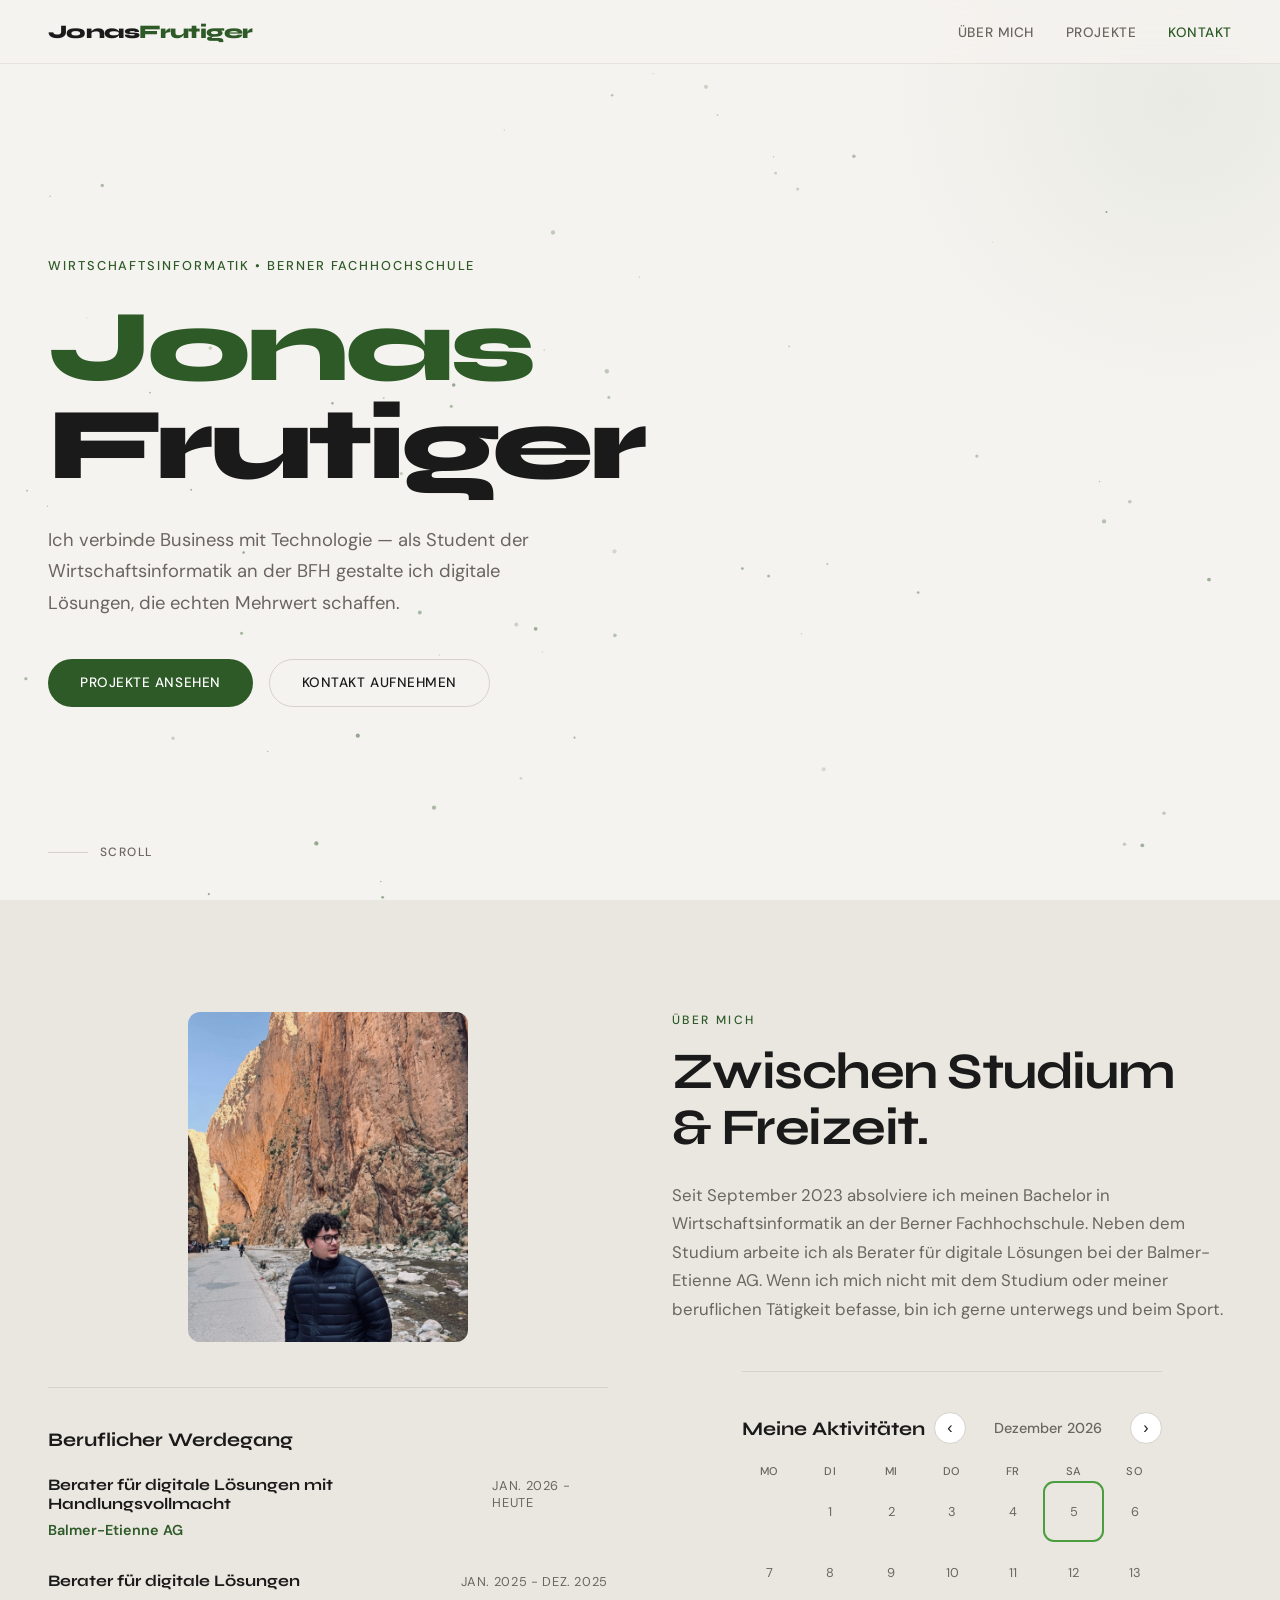
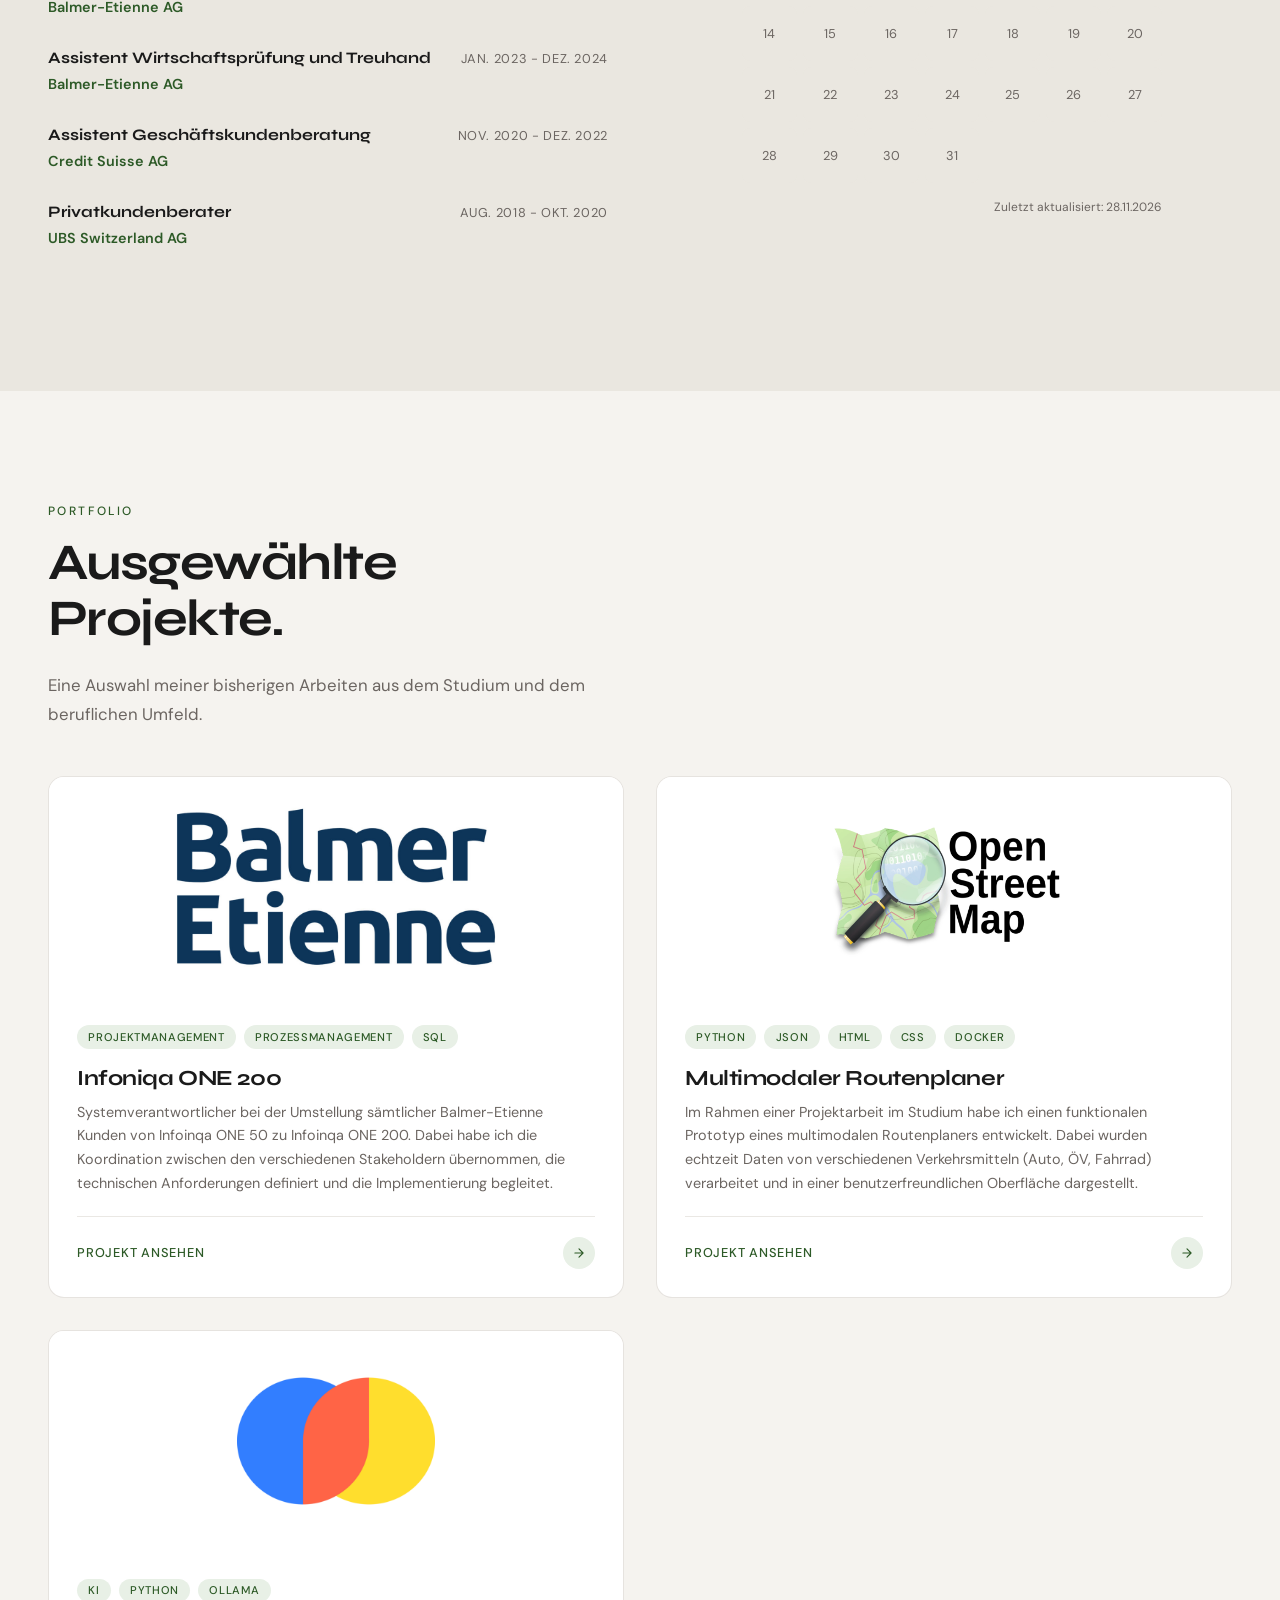
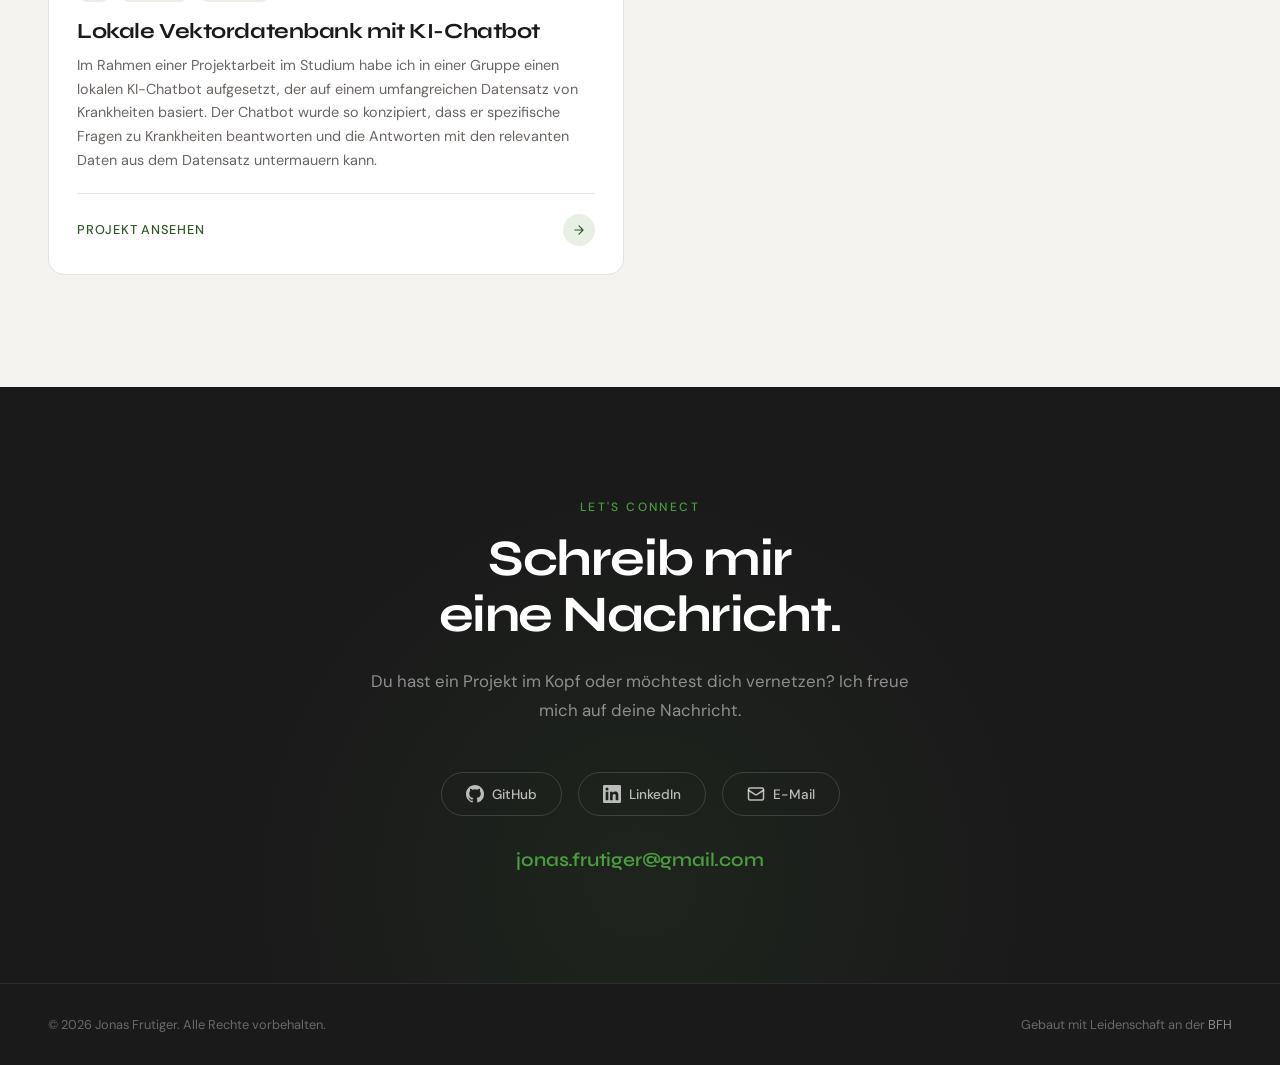
<file: index.html>
<!DOCTYPE html>
<html lang="de">
<head>
    <meta charset="UTF-8" />
    <meta name="viewport" content="width=device-width, initial-scale=1.0" />
    <title>Jonas Frutiger — Portfolio</title>
    <link rel="preconnect" href="https://fonts.googleapis.com" />
    <link rel="preconnect" href="https://fonts.gstatic.com" crossorigin />
    <link href="https://fonts.googleapis.com/css2?family=Syne:wght@400;600;700;800&family=DM+Sans:ital,wght@0,300;0,400;0,500;1,400&display=swap" rel="stylesheet" />
    <link rel="stylesheet" href="style.css" />
    <link rel="stylesheet" href="strava-calendar.css" />
    <link rel="stylesheet" href="hero-particles.css" />
</head>
<body>

<!-- NAV -->
<nav>
    <a href="#" class="nav-logo">Jonas<span>Frutiger</span></a>

    <!-- Hamburger button (visible only on mobile) -->
    <button class="nav-hamburger" aria-label="Menü öffnen" aria-expanded="false">
        <span class="hamburger-line"></span>
        <span class="hamburger-line"></span>
        <span class="hamburger-line"></span>
    </button>

    <ul class="nav-links">
        <li><a href="#about">Über mich</a></li>
        <li><a href="#projects">Projekte</a></li>
        <li><a href="#contact">Kontakt</a></li>
    </ul>
</nav>

<!-- HERO -->
<section class="hero">
    <p class="hero-tag">Wirtschaftsinformatik &bull; Berner Fachhochschule</p>
    <h1>
        <span class="line-accent">Jonas</span>
        Frutiger

    </h1>
    <p class="hero-description">
        Ich verbinde Business mit Technologie — als Student der Wirtschaftsinformatik
        an der BFH gestalte ich digitale Lösungen, die echten Mehrwert schaffen.
    </p>
    <div class="hero-cta">
        <a href="#projects" class="btn btn-primary">Projekte ansehen</a>
        <a href="#contact" class="btn btn-outline">Kontakt aufnehmen</a>
    </div>
    <div class="scroll-indicator">
        <div class="scroll-line"></div>
        Scroll
    </div>
</section>

<!-- ABOUT -->
<section class="about" id="about">
    <div class="about-grid">
        <div>
            <div class="about-image">
                <img src="pictures/Photo_1.JPEG" alt="Porträtfoto von Jonas Frutiger" />
            </div>
            <div class="cv-section reveal">
                <h3 class="cv-title">Beruflicher Werdegang</h3>

                <div class="cv-item">
                    <div class="cv-header">
                        <h4 class="cv-position">Berater für digitale Lösungen mit Handlungsvollmacht</h4>
                        <span class="cv-date">Jan. 2026 - heute</span>
                    </div>
                    <p class="cv-company">Balmer-Etienne AG</p>
                </div>

                <div class="cv-item">
                    <div class="cv-header">
                        <h4 class="cv-position">Berater für digitale Lösungen</h4>
                        <span class="cv-date">Jan. 2025 - Dez. 2025</span>
                    </div>
                    <p class="cv-company">Balmer-Etienne AG</p>
                </div>

                <div class="cv-item">
                    <div class="cv-header">
                        <h4 class="cv-position">Assistent Wirtschaftsprüfung und Treuhand</h4>
                        <span class="cv-date">Jan. 2023 - Dez. 2024</span>
                    </div>
                    <p class="cv-company">Balmer-Etienne AG</p>
                </div>

                <div class="cv-item">
                    <div class="cv-header">
                        <h4 class="cv-position">Assistent Geschäftskundenberatung</h4>
                        <span class="cv-date">Nov. 2020 - Dez. 2022</span>
                    </div>
                    <p class="cv-company">Credit Suisse AG</p>
                </div>

                <div class="cv-item">
                    <div class="cv-header">
                        <h4 class="cv-position">Privatkundenberater</h4>
                        <span class="cv-date">Aug. 2018 - Okt. 2020</span>
                    </div>
                    <p class="cv-company">UBS Switzerland AG</p>
                </div>
            </div>
        </div>

        <div>
            <p class="section-label">Über mich</p>
            <h2 class="section-title reveal">Zwischen Studium <br/>& Freizeit.</h2>
            <p class="section-description reveal">
                Seit September 2023 absolviere ich meinen Bachelor in Wirtschaftsinformatik an der Berner Fachhochschule.
                Neben dem Studium arbeite ich als Berater für digitale Lösungen bei der Balmer-Etienne AG. Wenn
                ich mich nicht mit dem Studium oder meiner beruflichen Tätigkeit befasse, bin ich gerne unterwegs
                und beim Sport.
            </p>

            <div id="strava-calendar" class="strava-calendar reveal"></div>
        </div>
    </div>
</section>

<!-- PROJEKTE -->
<section id="projects">
    <p class="section-label">Portfolio</p>
    <h2 class="section-title reveal">Ausgewählte<br/>Projekte.</h2>
    <p class="section-description reveal">
        Eine Auswahl meiner bisherigen Arbeiten aus dem Studium und dem beruflichen Umfeld.
    </p>
    <div class="projects-grid">

        <!-- Projekt 1 -->
        <a href="https://balmer-etienne.ch/treuhand/finanz-rechnungswesen" class="project-card reveal">
            <img src="pictures/Logo_Balmer-Etienne.jpg" alt="Balmer-Etienne Logo" class="project-thumbnail" />
            <div class="project-info">
                <div class="project-tags">
                    <span class="project-tag">Projektmanagement</span>
                    <span class="project-tag">Prozessmanagement</span>
                    <span class="project-tag">SQL</span>
                </div>
                <h3 class="project-title">Infoniqa ONE 200</h3>
                <p class="project-desc">
                    Systemverantwortlicher bei der Umstellung sämtlicher Balmer-Etienne Kunden von Infoinqa ONE 50 zu Infoinqa ONE 200.
                    Dabei habe ich die Koordination zwischen den verschiedenen Stakeholdern übernommen,
                    die technischen Anforderungen definiert und die Implementierung begleitet.
                </p>
                <div class="project-link-row">
                    <span class="project-link-text">Projekt ansehen</span>
                    <div class="project-arrow">
                        <svg viewBox="0 0 24 24"><path d="M5 12h14M12 5l7 7-7 7" stroke-linecap="round" stroke-linejoin="round"/></svg>
                    </div>
                </div>
            </div>
        </a>



        <!-- Projekt 2 -->
        <a href="https://github.com/Domany99/WPR2_Projekt_Gruppe5.git" class="project-card reveal">
            <img src="pictures/open_steetmap_logo.jpg" alt="Open Streetmap Logo" class="project-thumbnail" />
            <div class="project-info">
                <div class="project-tags">
                    <span class="project-tag">Python</span>
                    <span class="project-tag">JSON</span>
                    <span class="project-tag">HTML</span>
                    <span class="project-tag">CSS</span>
                    <span class="project-tag">Docker</span>
                </div>
                <h3 class="project-title">Multimodaler Routenplaner</h3>
                <p class="project-desc">
                    Im Rahmen einer Projektarbeit im Studium habe ich einen funktionalen Prototyp
                    eines multimodalen Routenplaners entwickelt. Dabei wurden echtzeit Daten von verschiedenen
                    Verkehrsmitteln (Auto, ÖV, Fahrrad) verarbeitet und in einer benutzerfreundlichen Oberfläche dargestellt.
                </p>
                <div class="project-link-row">
                    <span class="project-link-text">Projekt ansehen</span>
                    <div class="project-arrow">
                        <svg viewBox="0 0 24 24"><path d="M5 12h14M12 5l7 7-7 7" stroke-linecap="round" stroke-linejoin="round"/></svg>
                    </div>
                </div>
            </div>
        </a>

        <!-- Projekt 3 -->
        <a href="https://gitlab.ti.bfh.ch/niggd3/sai1-search-engine.git" class="project-card reveal">
            <img src="pictures/Logo_ChromaDB.png" alt="ChromaDB Logo" class="project-thumbnail" />
            <div class="project-info">
                <div class="project-tags">
                    <span class="project-tag">KI</span>
                    <span class="project-tag">Python</span>
                    <span class="project-tag">ollama</span>
                </div>
                <h3 class="project-title">Lokale Vektordatenbank mit KI-Chatbot</h3>
                <p class="project-desc">
                    Im Rahmen einer Projektarbeit im Studium habe ich in einer Gruppe einen lokalen KI-Chatbot aufgesetzt,
                    der auf einem umfangreichen Datensatz von Krankheiten basiert. Der Chatbot wurde so konzipiert,
                    dass er spezifische Fragen zu Krankheiten beantworten und die Antworten mit den relevanten Daten
                    aus dem Datensatz untermauern kann.
                </p>
                <div class="project-link-row">
                    <span class="project-link-text">Projekt ansehen</span>
                    <div class="project-arrow">
                        <svg viewBox="0 0 24 24"><path d="M5 12h14M12 5l7 7-7 7" stroke-linecap="round" stroke-linejoin="round"/></svg>
                    </div>
                </div>
            </div>
        </a>

    </div>
</section>

<!-- KONTAKT -->
<section class="contact" id="contact">
    <p class="section-label">Let's connect</p>
    <h2 class="section-title reveal">Schreib mir<br/>eine Nachricht.</h2>
    <p class="section-description reveal">
        Du hast ein Projekt im Kopf oder möchtest dich vernetzen?
        Ich freue mich auf deine Nachricht.
    </p>
    <div class="social-links reveal">
        <a href="https://github.com/Domany99" class="social-link" target="_blank" rel="noopener">
            <svg viewBox="0 0 24 24" fill="currentColor"><path d="M12 0C5.37 0 0 5.37 0 12c0 5.3 3.44 9.8 8.2 11.39.6.11.82-.26.82-.58v-2.03c-3.34.73-4.04-1.61-4.04-1.61-.55-1.39-1.34-1.76-1.34-1.76-1.09-.74.08-.73.08-.73 1.2.09 1.84 1.24 1.84 1.24 1.07 1.84 2.81 1.31 3.5 1 .1-.78.42-1.31.76-1.61-2.67-.3-5.47-1.33-5.47-5.93 0-1.31.47-2.38 1.24-3.22-.13-.3-.54-1.52.12-3.18 0 0 1-.32 3.3 1.23a11.5 11.5 0 0 1 6.02 0c2.28-1.55 3.28-1.23 3.28-1.23.66 1.66.25 2.88.12 3.18.77.84 1.24 1.91 1.24 3.22 0 4.61-2.81 5.63-5.48 5.92.43.37.81 1.1.81 2.22v3.29c0 .32.21.7.82.58A12 12 0 0 0 24 12C24 5.37 18.63 0 12 0z"/></svg>
            GitHub
        </a>
        <a href="https://linkedin.com/in/jonas-c-frutiger-954922154/" class="social-link" target="_blank" rel="noopener">
            <svg viewBox="0 0 24 24" fill="currentColor"><path d="M20.45 20.45h-3.55v-5.57c0-1.33-.02-3.04-1.85-3.04-1.85 0-2.14 1.45-2.14 2.94v5.67H9.36V9h3.41v1.56h.05c.48-.9 1.64-1.85 3.37-1.85 3.6 0 4.27 2.37 4.27 5.46v6.28zM5.34 7.43a2.06 2.06 0 1 1 0-4.12 2.06 2.06 0 0 1 0 4.12zM7.12 20.45H3.56V9h3.56v11.45zM22.23 0H1.77C.79 0 0 .77 0 1.73v20.54C0 23.23.79 24 1.77 24h20.46C23.2 24 24 23.23 24 22.27V1.73C24 .77 23.2 0 22.23 0z"/></svg>
            LinkedIn
        </a>
        <a href="mailto:jonas.frutiger@gmail.com" class="social-link">
            <svg viewBox="0 0 24 24" fill="none" stroke="currentColor" stroke-width="2" stroke-linecap="round" stroke-linejoin="round"><rect x="2" y="4" width="20" height="16" rx="2"/><path d="m22 7-8.97 5.7a1.94 1.94 0 0 1-2.06 0L2 7"/></svg>
            E-Mail
        </a>
    </div>
    <a href="mailto:jonas.frutiger@gmail.com" class="contact-email reveal">jonas.frutiger@gmail.com</a>
</section>

<!-- FOOTER -->
<footer>
    <span>&copy; 2026 Jonas Frutiger. Alle Rechte vorbehalten.</span>
    <span>Gebaut mit Leidenschaft an der <a href="https://www.bfh.ch" target="_blank" rel="noopener">BFH</a></span>
</footer>

<script src="main.js"></script>
<script src="strava-calendar.js"></script>
<script src="hero-particles.js"></script>
</body>
</html>
</file>
<file: style.css>
/* ═══════════════════════════════════════════
   CSS Variables & Design Tokens
   ═══════════════════════════════════════════ */

:root {
    --bg: #f5f3ef;
    --bg-alt: #eae7e0;
    --text: #1a1a1a;
    --text-muted: #6b6561;
    --accent: #2d5a27;
    --accent-light: #e8f0e6;
    --accent-glow: #4a9e3f;
    --card-bg: #ffffff;
    --border: #d6d1ca;
    --font-display: 'Syne', sans-serif;
    --font-body: 'DM Sans', sans-serif;
}

/* ═══════════════════════════════════════════
   Reset & Base
   ═══════════════════════════════════════════ */

*,
*::before,
*::after {
    margin: 0;
    padding: 0;
    box-sizing: border-box;
}

html {
    scroll-behavior: smooth;
    font-size: 16px;
}

body {
    font-family: var(--font-body);
    background: var(--bg);
    color: var(--text);
    overflow-x: hidden;
    -webkit-font-smoothing: antialiased;
    -moz-osx-font-smoothing: grayscale;
}

/* ═══════════════════════════════════════════
   Navigation
   ═══════════════════════════════════════════ */

nav {
    position: fixed;
    top: 0;
    left: 0;
    right: 0;
    z-index: 100;
    padding: 1.25rem 3rem;
    display: flex;
    justify-content: space-between;
    align-items: center;
    backdrop-filter: blur(16px);
    -webkit-backdrop-filter: blur(16px);
    background: rgba(245, 243, 239, 0.8);
    border-bottom: 1px solid rgba(214, 209, 202, 0.5);
    transition: transform 0.4s ease;
}

.nav-logo {
    font-family: var(--font-display);
    font-weight: 800;
    font-size: 1.2rem;
    letter-spacing: -0.03em;
    color: var(--text);
    text-decoration: none;
}

.nav-logo span {
    color: var(--accent);
}

.nav-links {
    display: flex;
    gap: 2rem;
    list-style: none;
}

.nav-links a {
    font-family: var(--font-body);
    font-size: 0.85rem;
    font-weight: 500;
    color: var(--text-muted);
    text-decoration: none;
    letter-spacing: 0.04em;
    text-transform: uppercase;
    position: relative;
    transition: color 0.3s;
}

.nav-links a::after {
    content: '';
    position: absolute;
    bottom: -4px;
    left: 0;
    width: 0;
    height: 2px;
    background: var(--accent);
    transition: width 0.3s ease;
}

.nav-links a:hover {
    color: var(--accent);
}

.nav-links a:hover::after {
    width: 100%;
}

/* ─── Hamburger Menu ─── */

.nav-hamburger {
    display: none;
    flex-direction: column;
    justify-content: center;
    gap: 5px;
    background: none;
    border: none;
    cursor: pointer;
    padding: 6px;
    z-index: 110;
}

.hamburger-line {
    display: block;
    width: 24px;
    height: 2px;
    background: var(--text);
    border-radius: 2px;
    transition: transform 0.3s ease, opacity 0.3s ease;
}

/* Animate to X when open */
.nav-hamburger.open .hamburger-line:nth-child(1) {
    transform: translateY(7px) rotate(45deg);
}

.nav-hamburger.open .hamburger-line:nth-child(2) {
    opacity: 0;
}

.nav-hamburger.open .hamburger-line:nth-child(3) {
    transform: translateY(-7px) rotate(-45deg);
}

/* ═══════════════════════════════════════════
   Hero
   ═══════════════════════════════════════════ */

.hero {
    min-height: 100vh;
    display: flex;
    flex-direction: column;
    justify-content: center;
    padding: 8rem 3rem 4rem;
    position: relative;
    overflow: hidden;
}

.hero::before {
    content: '';
    position: absolute;
    top: -200px;
    right: -200px;
    width: 600px;
    height: 600px;
    border-radius: 50%;
    background: radial-gradient(circle, rgba(45, 90, 39, 0.06) 0%, transparent 70%);
    pointer-events: none;
}

.hero-tag {
    font-family: var(--font-body);
    font-size: 0.8rem;
    font-weight: 500;
    letter-spacing: 0.15em;
    text-transform: uppercase;
    color: var(--accent);
    margin-bottom: 1.5rem;
    opacity: 0;
    animation: fadeUp 0.8s ease 0.2s forwards;
}

.hero h1 {
    font-family: var(--font-display);
    font-size: clamp(3rem, 8vw, 7rem);
    font-weight: 800;
    line-height: 0.95;
    letter-spacing: -0.04em;
    color: var(--text);
    margin-bottom: 2rem;
    opacity: 0;
    animation: fadeUp 0.8s ease 0.4s forwards;
}

.hero h1 .line-accent {
    color: var(--accent);
    display: block;
}

.hero-description {
    max-width: 520px;
    font-size: 1.15rem;
    line-height: 1.7;
    color: var(--text-muted);
    margin-bottom: 2.5rem;
    opacity: 0;
    animation: fadeUp 0.8s ease 0.6s forwards;
}

.hero-cta {
    display: flex;
    gap: 1rem;
    opacity: 0;
    animation: fadeUp 0.8s ease 0.8s forwards;
}

/* ─── Scroll Indicator ─── */

.scroll-indicator {
    position: absolute;
    bottom: 2.5rem;
    left: 3rem;
    display: flex;
    align-items: center;
    gap: 0.75rem;
    font-size: 0.75rem;
    font-weight: 500;
    letter-spacing: 0.12em;
    text-transform: uppercase;
    color: var(--text-muted);
    opacity: 0;
    animation: fadeUp 0.8s ease 1s forwards;
}

.scroll-line {
    width: 40px;
    height: 1px;
    background: var(--border);
    position: relative;
    overflow: hidden;
}

.scroll-line::after {
    content: '';
    position: absolute;
    top: 0;
    left: -100%;
    width: 100%;
    height: 100%;
    background: var(--accent);
    animation: scrollPulse 2s ease infinite;
}

/* ═══════════════════════════════════════════
   Buttons
   ═══════════════════════════════════════════ */

.btn {
    display: inline-flex;
    align-items: center;
    gap: 0.5rem;
    padding: 0.9rem 2rem;
    font-family: var(--font-body);
    font-size: 0.85rem;
    font-weight: 500;
    letter-spacing: 0.04em;
    text-transform: uppercase;
    text-decoration: none;
    border-radius: 60px;
    border: none;
    cursor: pointer;
    transition: all 0.3s ease;
}

.btn-primary {
    background: var(--accent);
    color: #fff;
}

.btn-primary:hover {
    background: #1e4219;
    transform: translateY(-2px);
    box-shadow: 0 8px 24px rgba(45, 90, 39, 0.25);
}

.btn-outline {
    background: transparent;
    color: var(--text);
    border: 1.5px solid var(--border);
}

.btn-outline:hover {
    border-color: var(--accent);
    color: var(--accent);
    transform: translateY(-2px);
}

/* ═══════════════════════════════════════════
   Section Commons
   ═══════════════════════════════════════════ */

section {
    padding: 7rem 3rem;
}

.section-label {
    font-family: var(--font-body);
    font-size: 0.75rem;
    font-weight: 500;
    letter-spacing: 0.2em;
    text-transform: uppercase;
    color: var(--accent);
    margin-bottom: 1rem;
}

.section-title {
    font-family: var(--font-display);
    font-size: clamp(2rem, 4vw, 3.5rem);
    font-weight: 700;
    line-height: 1.1;
    letter-spacing: -0.03em;
    margin-bottom: 1.5rem;
}

.section-description {
    max-width: 560px;
    font-size: 1.05rem;
    line-height: 1.7;
    color: var(--text-muted);
    margin-bottom: 3rem;
}

/* ═══════════════════════════════════════════
   About
   ═══════════════════════════════════════════ */

.about {
    background: var(--bg-alt);
    position: relative;
}

.about-grid {
    display: grid;
    grid-template-columns: 1fr 1fr;
    gap: 4rem;
    align-items: flex-start;
}

.about-image {
    width: 100%;
    max-width: 280px;
    margin: 0 auto 2rem auto;
}

.about-image img {
    width: 100%;
    height: 100%;
    object-fit: cover;
    border-radius: 12px;
}

.about-image-placeholder {
    width: 100%;
    height: 100%;
    display: flex;
    flex-direction: column;
    align-items: center;
    justify-content: center;
    font-size: 0.85rem;
    color: var(--text-muted);
    gap: 0.5rem;
}

.about-image-placeholder svg {
    width: 48px;
    height: 48px;
    stroke: var(--text-muted);
    fill: none;
    stroke-width: 1.5;
}

.about-stats {
    display: grid;
    grid-template-columns: repeat(3, 1fr);
    gap: 1.5rem;
    margin-top: 2.5rem;
    padding-top: 2.5rem;
    border-top: 1px solid var(--border);
    min-height: 120px;
}

.stat-number {
    font-family: var(--font-display);
    font-size: 2rem;
    font-weight: 800;
    color: var(--accent);
    line-height: 1;
}

.stat-label {
    font-size: 0.8rem;
    color: var(--text-muted);
    margin-top: 0.35rem;
    text-transform: uppercase;
    letter-spacing: 0.05em;
}

/* ─── CV Section ─── */

.cv-section {
    margin-top: 2.5rem;
    padding-top: 2.5rem;
    border-top: 1px solid var(--border);
    min-height: 120px;
}

.cv-title {
    font-family: var(--font-display);
    font-size: 1.2rem;
    font-weight: 700;
    margin-bottom: 1.5rem;
    color: var(--text);
}

.cv-item {
    margin-bottom: 2rem;
}

.cv-header {
    display: flex;
    justify-content: space-between;
    align-items: baseline;
    margin-bottom: 0.5rem;
}

.cv-position {
    font-family: var(--font-display);
    font-size: 1rem;
    font-weight: 700;
    color: var(--text);
    margin: 0;
}

.cv-date {
    font-size: 0.8rem;
    color: var(--text-muted);
    text-transform: uppercase;
    letter-spacing: 0.05em;
}

.cv-company {
    font-size: 0.9rem;
    color: var(--accent);
    font-weight: 600;
    margin: 0.25rem 0 0.5rem 0;
}

.cv-description {
    font-size: 0.9rem;
    line-height: 1.6;
    color: var(--text-muted);
    margin: 0;
}

/* ═══════════════════════════════════════════
   Projects
   ═══════════════════════════════════════════ */

.projects-grid {
    display: grid;
    grid-template-columns: repeat(auto-fit, minmax(380px, 1fr));
    gap: 2rem;
}

.project-card {
    background: var(--card-bg);
    border-radius: 16px;
    overflow: hidden;
    border: 1px solid rgba(214, 209, 202, 0.6);
    transition: all 0.4s ease;
    text-decoration: none;
    color: inherit;
    display: block;
}

.project-card:hover {
    transform: translateY(-6px);
    box-shadow: 0 20px 60px rgba(0, 0, 0, 0.08);
    border-color: var(--accent);
}

.project-thumbnail {
    height: 220px;
    background: #ffffff;
    display: flex;
    align-items: center;
    justify-content: center;
    font-family: var(--font-display);
    font-size: 3rem;
    font-weight: 800;
    color: var(--accent);
    position: relative;
    overflow: hidden;
    object-fit: contain;
    width: 100%;
}

.project-info {
    padding: 1.75rem;
}

.project-tags {
    display: flex;
    gap: 0.5rem;
    flex-wrap: wrap;
    margin-bottom: 1rem;
}

.project-tag {
    font-size: 0.7rem;
    font-weight: 500;
    letter-spacing: 0.06em;
    text-transform: uppercase;
    padding: 0.3rem 0.7rem;
    border-radius: 40px;
    background: var(--accent-light);
    color: var(--accent);
}

.project-title {
    font-family: var(--font-display);
    font-size: 1.35rem;
    font-weight: 700;
    margin-bottom: 0.6rem;
    letter-spacing: -0.02em;
}

.project-desc {
    font-size: 0.9rem;
    line-height: 1.65;
    color: var(--text-muted);
}

.project-link-row {
    display: flex;
    align-items: center;
    justify-content: space-between;
    margin-top: 1.25rem;
    padding-top: 1.25rem;
    border-top: 1px solid rgba(214, 209, 202, 0.5);
}

.project-link-text {
    font-size: 0.8rem;
    font-weight: 500;
    text-transform: uppercase;
    letter-spacing: 0.06em;
    color: var(--accent);
}

.project-arrow {
    width: 32px;
    height: 32px;
    border-radius: 50%;
    background: var(--accent-light);
    display: flex;
    align-items: center;
    justify-content: center;
    transition: all 0.3s ease;
}

.project-card:hover .project-arrow {
    background: var(--accent);
}

.project-card:hover .project-arrow svg {
    stroke: #fff;
}

.project-arrow svg {
    width: 14px;
    height: 14px;
    stroke: var(--accent);
    fill: none;
    stroke-width: 2;
    transition: stroke 0.3s;
}

/* ═══════════════════════════════════════════
   Contact
   ═══════════════════════════════════════════ */

.contact {
    background: var(--text);
    color: #fff;
    text-align: center;
    position: relative;
    overflow: hidden;
}

.contact::before {
    content: '';
    position: absolute;
    bottom: -300px;
    left: 50%;
    transform: translateX(-50%);
    width: 800px;
    height: 800px;
    border-radius: 50%;
    background: radial-gradient(circle, rgba(74, 158, 63, 0.08) 0%, transparent 70%);
    pointer-events: none;
}

.contact .section-label {
    color: var(--accent-glow);
}

.contact .section-title {
    color: #fff;
    max-width: 600px;
    margin-left: auto;
    margin-right: auto;
}

.contact .section-description {
    color: rgba(255, 255, 255, 0.5);
    margin-left: auto;
    margin-right: auto;
}

.social-links {
    display: flex;
    gap: 1rem;
    justify-content: center;
    flex-wrap: wrap;
}

.social-link {
    display: inline-flex;
    align-items: center;
    gap: 0.5rem;
    padding: 0.75rem 1.5rem;
    font-family: var(--font-body);
    font-size: 0.85rem;
    font-weight: 500;
    color: rgba(255, 255, 255, 0.7);
    text-decoration: none;
    border: 1px solid rgba(255, 255, 255, 0.15);
    border-radius: 60px;
    transition: all 0.3s ease;
}

.social-link:hover {
    border-color: var(--accent-glow);
    color: var(--accent-glow);
    background: rgba(74, 158, 63, 0.08);
    transform: translateY(-2px);
}

.social-link svg {
    width: 18px;
    height: 18px;
}

.contact-email {
    display: inline-block;
    margin-top: 2rem;
    font-family: var(--font-display);
    font-size: 1.2rem;
    font-weight: 600;
    color: var(--accent-glow);
    text-decoration: none;
    letter-spacing: -0.01em;
    transition: opacity 0.3s;
}

.contact-email:hover {
    opacity: 0.7;
}

/* ═══════════════════════════════════════════
   Footer
   ═══════════════════════════════════════════ */

footer {
    background: var(--text);
    border-top: 1px solid rgba(255, 255, 255, 0.08);
    padding: 2rem 3rem;
    display: flex;
    justify-content: space-between;
    align-items: center;
    font-size: 0.8rem;
    color: rgba(255, 255, 255, 0.35);
}

footer a {
    color: rgba(255, 255, 255, 0.5);
    text-decoration: none;
    transition: color 0.3s;
}

footer a:hover {
    color: var(--accent-glow);
}

/* ═══════════════════════════════════════════
   Animations
   ═══════════════════════════════════════════ */

@keyframes fadeUp {
    from {
        opacity: 0;
        transform: translateY(30px);
    }
    to {
        opacity: 1;
        transform: translateY(0);
    }
}

@keyframes scrollPulse {
    0% { left: -100%; }
    50% { left: 100%; }
    100% { left: 100%; }
}

/* ─── Scroll Reveal ─── */

.reveal {
    opacity: 0;
    transform: translateY(40px);
    transition: opacity 0.8s ease, transform 0.8s ease;
}

.reveal.visible {
    opacity: 1;
    transform: translateY(0);
}

/* ═══════════════════════════════════════════
   Responsive
   ═══════════════════════════════════════════ */

@media (max-width: 768px) {
    nav {
        padding: 1rem 1.5rem;
    }

    .nav-links a {
        font-size: 0.75rem;
    }

    section,
    .hero {
        padding: 5rem 1.5rem;
    }

    .hero {
        padding-top: 7rem;
    }

    .about-grid {
        grid-template-columns: 1fr;
        gap: 2rem;
    }

    .about-image {
        aspect-ratio: 16 / 9;
        max-height: 300px;
    }

    .about-stats {
        grid-template-columns: repeat(3, 1fr);
        gap: 1rem;
    }

    .projects-grid {
        grid-template-columns: 1fr;
    }

    .scroll-indicator {
        display: none;
    }

    footer {
        flex-direction: column;
        gap: 0.75rem;
        text-align: center;
    }
}

@media (max-width: 480px) {
    /* Show hamburger, hide nav links by default */
    .nav-hamburger {
        display: flex;
    }

    .nav-links {
        display: none;
        flex-direction: column;
        position: absolute;
        top: 100%;
        left: 0;
        right: 0;
        background: rgba(245, 243, 239, 0.95);
        backdrop-filter: blur(16px);
        -webkit-backdrop-filter: blur(16px);
        border-bottom: 1px solid rgba(214, 209, 202, 0.5);
        padding: 1.5rem;
        gap: 0.25rem;
    }

    .nav-links.open {
        display: flex;
    }

    .nav-links li a {
        display: block;
        padding: 0.75rem 1rem;
        font-size: 0.9rem;
        border-radius: 8px;
        transition: background 0.2s ease, color 0.2s ease;
    }

    .nav-links li a:hover {
        background: var(--accent-light);
    }

    .hero h1 {
        font-size: 2.5rem;
    }

    .hero-cta {
        flex-direction: column;
    }
}
</file>
<file: strava-calendar.css>
/* ═══════════════════════════════════════════
   Strava-Aktivitätskalender
   (an deine bestehenden Design-Tokens angepasst)
   ═══════════════════════════════════════════ */

.strava-calendar {
    margin-top: 2.5rem;
    padding-top: 2.5rem;
    border-top: 1px solid var(--border);
    max-width: 420px;
    margin-left: auto;
    margin-right: auto;
}

/* Auf Mobile: Trennlinie nach oben, da der Kalender dann
   unter dem About-Block gestapelt wird */
@media (max-width: 768px) {
    .strava-calendar {
        margin-top: 2.5rem;
        padding-top: 2.5rem;
        border-top: 1px solid var(--border);
    }
}

.strava-cal-head {
    display: flex;
    align-items: center;
    justify-content: space-between;
    margin-bottom: 1.25rem;
}

.strava-cal-title {
    font-family: var(--font-display);
    font-size: 1.2rem;
    font-weight: 700;
    color: var(--text);
    margin: 0;
}

.strava-cal-nav {
    display: flex;
    align-items: center;
    gap: 0.75rem;
}

.strava-cal-nav button {
    width: 32px;
    height: 32px;
    border-radius: 50%;
    border: 1px solid var(--border);
    background: var(--card-bg);
    color: var(--text);
    cursor: pointer;
    font-size: 1rem;
    line-height: 1;
    transition: all 0.25s ease;
}

.strava-cal-nav button:hover {
    border-color: var(--accent);
    color: var(--accent);
}

.strava-cal-month {
    font-family: var(--font-body);
    font-size: 0.9rem;
    font-weight: 500;
    color: var(--text-muted);
    min-width: 140px;
    text-align: center;
}

/* Wochentagsleiste */
.strava-cal-weekdays {
    display: grid;
    grid-template-columns: repeat(7, 1fr);
    gap: 6px;
    margin-bottom: 6px;
}

.strava-cal-weekdays span {
    font-size: 0.7rem;
    font-weight: 500;
    letter-spacing: 0.05em;
    text-transform: uppercase;
    color: var(--text-muted);
    text-align: center;
}

/* Tagesgitter */
.strava-cal-grid {
    display: grid;
    grid-template-columns: repeat(7, 1fr);
    gap: 6px;
}

.strava-cal-day {
    aspect-ratio: 1 / 1;
    border-radius: 8px;
    background: var(--bg-alt);
    border: 1px solid transparent;
    display: flex;
    flex-direction: column;
    align-items: center;
    justify-content: center;
    gap: 2px;
    font-size: 0.8rem;
    color: var(--text-muted);
    position: relative;
    transition: all 0.2s ease;
}

.strava-cal-day.empty {
    background: transparent;
}

/* Tag mit Aktivität: grün hervorgehoben */
.strava-cal-day.has-activity {
    background: var(--accent-light);
    border-color: var(--accent);
    color: var(--accent);
    cursor: pointer;
    font-weight: 600;
}

.strava-cal-day.has-activity:hover {
    background: var(--accent);
    color: #fff;
    transform: translateY(-2px);
}

.strava-cal-day .day-dot {
    width: 5px;
    height: 5px;
    border-radius: 50%;
    background: var(--accent);
}

.strava-cal-day.has-activity:hover .day-dot {
    background: #fff;
}

/* Heutiger Tag */
.strava-cal-day.today {
    outline: 2px solid var(--accent-glow);
    outline-offset: 1px;
}

/* Tooltip mit Aktivitätsdetails */
.strava-cal-day .day-tooltip {
    position: absolute;
    bottom: calc(100% + 8px);
    left: 50%;
    transform: translateX(-50%);
    max-width: 240px;
    white-space: normal;
    background: var(--text);
    color: #fff;
    padding: 0.6rem 0.85rem;
    border-radius: 8px;
    font-size: 0.75rem;
    font-weight: 400;
    line-height: 1.5;
    opacity: 0;
    pointer-events: none;
    transition: opacity 0.2s ease;
    z-index: 20;
    text-align: left;
}

.strava-cal-day.has-activity:hover .day-tooltip {
    opacity: 1;
}

/* Tage in den letzten Spalten: Tooltip nach links ausrichten,
   damit er nicht rechts aus dem Bild läuft */
.strava-cal-day.edge-right .day-tooltip {
    left: auto;
    right: 0;
    transform: none;
}

.strava-cal-day .day-tooltip strong {
    color: var(--accent-glow);
    font-weight: 600;
}

/* Lade- und Fehlerzustand */
.strava-cal-status {
    font-size: 0.9rem;
    color: var(--text-muted);
    padding: 1.5rem 0;
    text-align: center;
}

.strava-cal-footer {
    margin-top: 1rem;
    font-size: 0.75rem;
    color: var(--text-muted);
    text-align: right;
}

/* Responsiv */
@media (max-width: 480px) {
    .strava-cal-day {
        font-size: 0.7rem;
    }

    .strava-cal-day .day-tooltip {
        white-space: normal;
        min-width: 140px;
    }
}
</file>
<file: hero-particles.css>
/* Partikel-Canvas für die Hero-Section.
   Liegt hinter dem Inhalt und fängt keine Klicks ab. */

.hero-particles {
    position: absolute;
    top: 0;
    left: 0;
    width: 100%;
    height: 100%;
    z-index: 0;
    pointer-events: none;
}

/* Hero-Inhalt über das Canvas heben.
   Die Hero ist bereits position: relative (in style.css),
   daher reicht z-index auf den direkten Kindern. */
.hero > *:not(.hero-particles):not(.scroll-indicator) {
    position: relative;
    z-index: 1;
}

.scroll-indicator {
    z-index: 1;
}
</file>
